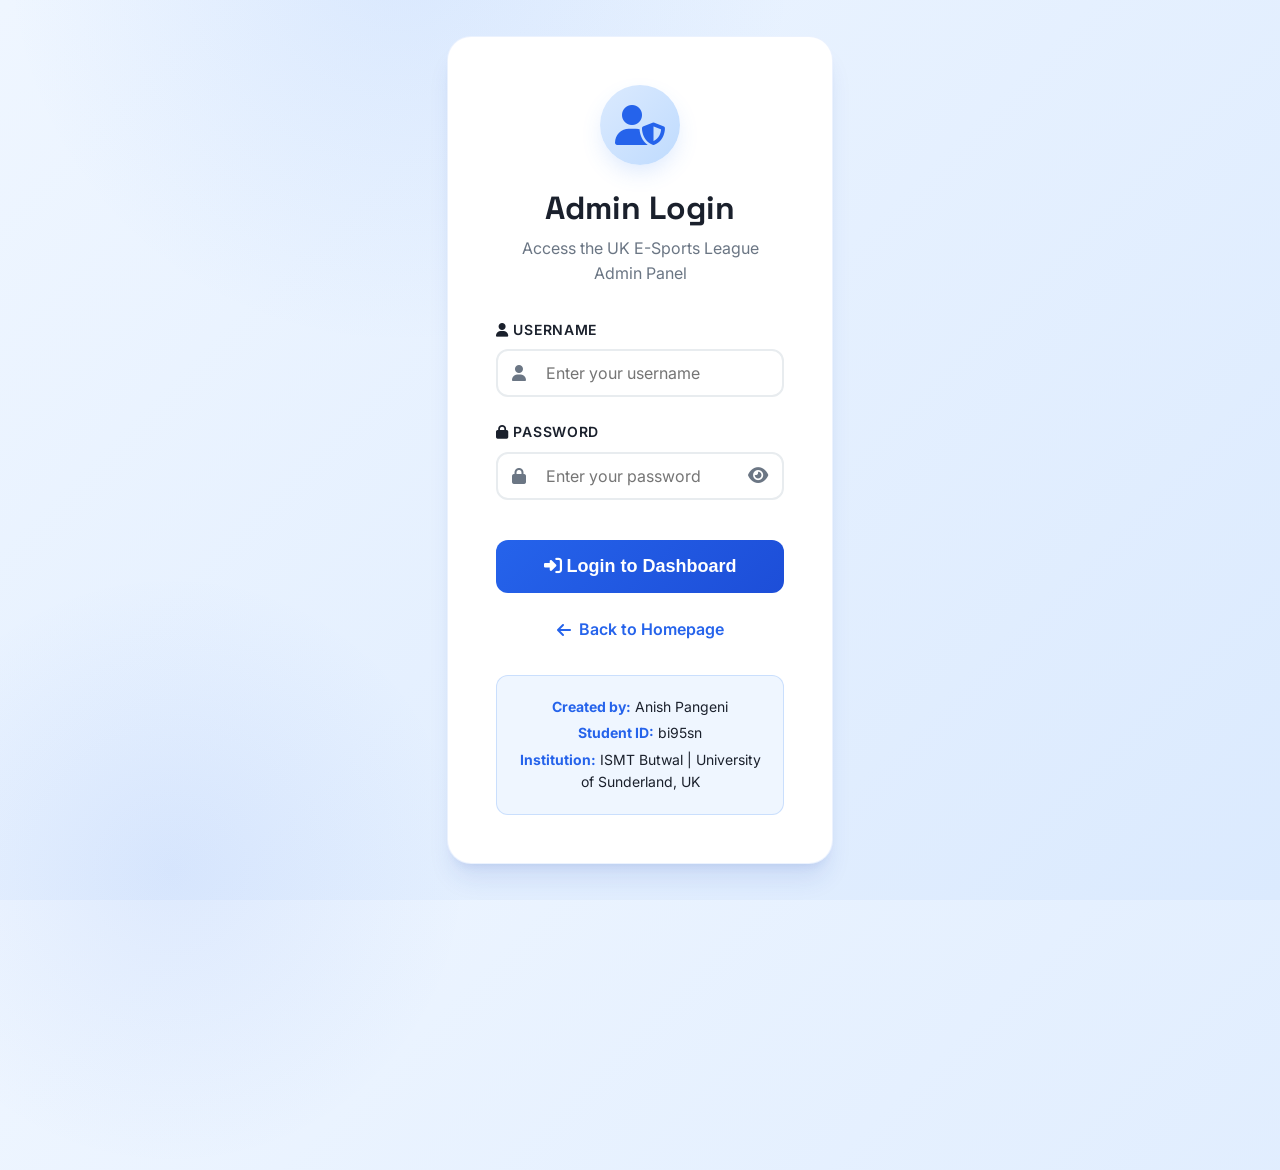
<file: admin_login.html>
<!DOCTYPE html>
<html lang="en">

<head>
    <meta charset="UTF-8">
    <meta name="viewport" content="width=device-width, initial-scale=1.0">
    <meta http-equiv="X-UA-Compatible" content="ie=edge">
    <meta name="author" content="Anish Pangeni">
    <title>Admin Login - UK E-Sports League</title>
    <link rel="stylesheet" href="style.css?v=7.0">
    <link rel="stylesheet" href="https://cdnjs.cloudflare.com/ajax/libs/font-awesome/6.4.0/css/all.min.css">
    <style>
        body {
            display: flex;
            align-items: center;
            justify-content: center;
            min-height: 100vh;
            background: linear-gradient(135deg, #EFF6FF 0%, #DBEAFE 100%);
            position: relative;
        }

        body::before {
            content: '';
            position: absolute;
            top: -50%;
            right: -20%;
            width: 800px;
            height: 800px;
            background: radial-gradient(circle, rgba(59, 130, 246, 0.1) 0%, transparent 70%);
            border-radius: 50%;
            animation: float 20s ease-in-out infinite;
        }

        body::after {
            content: '';
            position: absolute;
            bottom: -30%;
            left: -10%;
            width: 600px;
            height: 600px;
            background: radial-gradient(circle, rgba(37, 99, 235, 0.08) 0%, transparent 70%);
            border-radius: 50%;
            animation: float 15s ease-in-out infinite reverse;
        }

        @keyframes float {

            0%,
            100% {
                transform: translate(0, 0) scale(1);
            }

            33% {
                transform: translate(30px, -30px) scale(1.05);
            }

            66% {
                transform: translate(-20px, 20px) scale(0.95);
            }
        }

        .login-container {
            position: relative;
            z-index: 2;
            width: 100%;
            max-width: 450px;
            padding: 2rem;
        }

        .login-card {
            background: white;
            padding: 3rem;
            border-radius: 1.5rem;
            box-shadow: 0 20px 25px -5px rgba(30, 64, 175, 0.1), 0 8px 10px -6px rgba(30, 64, 175, 0.1);
            border: 1px solid rgba(59, 130, 246, 0.1);
        }

        .login-header {
            text-align: center;
            margin-bottom: 2rem;
        }

        .login-icon {
            width: 80px;
            height: 80px;
            background: linear-gradient(135deg, #DBEAFE, #BFDBFE);
            border-radius: 50%;
            display: flex;
            align-items: center;
            justify-content: center;
            margin: 0 auto 1.5rem;
            font-size: 2.5rem;
            color: #2563EB;
            box-shadow: 0 10px 25px -5px rgba(59, 130, 246, 0.2);
        }

        .login-header h1 {
            font-size: 2rem;
            color: #1A202C;
            margin-bottom: 0.5rem;
        }

        .login-header p {
            color: #6B7684;
            font-size: 1rem;
        }

        .form-group {
            margin-bottom: 1.5rem;
        }

        .form-group label {
            display: block;
            color: #1A202C;
            font-weight: 600;
            margin-bottom: 0.5rem;
            font-size: 0.875rem;
            text-transform: uppercase;
            letter-spacing: 0.05em;
        }

        .input-wrapper {
            position: relative;
        }

        .input-icon {
            position: absolute;
            left: 1rem;
            top: 50%;
            transform: translateY(-50%);
            color: #6B7684;
        }

        .form-control {
            width: 100%;
            padding: 0.75rem 1rem 0.75rem 3rem;
            border: 2px solid #E8ECEF;
            border-radius: 0.75rem;
            font-size: 1rem;
            transition: all 0.25s;
            font-family: 'Inter', sans-serif;
        }

        .form-control:focus {
            outline: none;
            border-color: #3B82F6;
            box-shadow: 0 0 0 3px rgba(59, 130, 246, 0.1);
        }

        .password-toggle {
            position: absolute;
            right: 1rem;
            top: 50%;
            transform: translateY(-50%);
            background: none;
            border: none;
            color: #6B7684;
            cursor: pointer;
            font-size: 1.125rem;
        }

        .password-toggle:hover {
            color: #2563EB;
        }

        .login-btn {
            width: 100%;
            padding: 1rem;
            background: linear-gradient(135deg, #2563EB, #1D4ED8);
            color: white;
            border: none;
            border-radius: 0.75rem;
            font-weight: 700;
            font-size: 1.125rem;
            cursor: pointer;
            transition: all 0.3s;
            margin-top: 1rem;
        }

        .login-btn:hover {
            transform: translateY(-2px);
            box-shadow: 0 10px 15px -3px rgba(37, 99, 235, 0.3);
        }

        .back-link {
            text-align: center;
            margin-top: 1.5rem;
        }

        .back-link a {
            color: #2563EB;
            text-decoration: none;
            font-weight: 600;
            display: inline-flex;
            align-items: center;
            gap: 0.5rem;
            transition: all 0.2s;
        }

        .back-link a:hover {
            gap: 0.75rem;
        }

        .student-info {
            background: #EFF6FF;
            padding: 1rem;
            border-radius: 0.75rem;
            margin-top: 2rem;
            text-align: center;
            border: 1px solid rgba(59, 130, 246, 0.2);
        }

        .student-info p {
            color: #1A202C;
            font-size: 0.875rem;
            margin: 0.25rem 0;
        }

        .student-info strong {
            color: #2563EB;
        }
    </style>
</head>

<body>
    <div class="login-container">
        <div class="login-card">
            <div class="login-header">
                <div class="login-icon">
                    <i class="fas fa-user-shield"></i>
                </div>
                <h1>Admin Login</h1>
                <p>Access the UK E-Sports League Admin Panel</p>
            </div>

            <div id="error-alert"
                style="display: none; background: #FEF2F2; color: #991B1B; padding: 1rem; border-radius: 0.75rem; margin-bottom: 1.5rem; border: 1px solid #FECACA; font-size: 0.95rem; align-items: center; gap: 0.75rem;">
                <i class="fas fa-exclamation-circle"></i>
                <span id="error-message"></span>
            </div>

            <script>
                // Show error if present in URL
                const urlParams = new URLSearchParams(window.location.search);
                const error = urlParams.get('error');
                if (error) {
                    const alert = document.getElementById('error-alert');
                    const msg = document.getElementById('error-message');
                    msg.textContent = decodeURIComponent(error);
                    alert.style.display = 'flex';
                }
            </script>

            <form action="login.php" method="POST">
                <div class="form-group">
                    <label for="username">
                        <i class="fas fa-user"></i> Username
                    </label>
                    <div class="input-wrapper">
                        <i class="fas fa-user input-icon"></i>
                        <input type="text" id="username" name="username" class="form-control"
                            placeholder="Enter your username" required>
                    </div>
                </div>

                <div class="form-group">
                    <label for="password">
                        <i class="fas fa-lock"></i> Password
                    </label>
                    <div class="input-wrapper">
                        <i class="fas fa-lock input-icon"></i>
                        <input type="password" id="password" name="password" class="form-control"
                            placeholder="Enter your password" required>
                        <button type="button" class="password-toggle" onclick="togglePassword()">
                            <i class="fas fa-eye" id="toggleIcon"></i>
                        </button>
                    </div>
                </div>

                <button type="submit" class="login-btn">
                    <i class="fas fa-sign-in-alt"></i> Login to Dashboard
                </button>
            </form>

            <div class="back-link">
                <a href="index.html">
                    <i class="fas fa-arrow-left"></i> Back to Homepage
                </a>
            </div>

            <div class="student-info">
                <p><strong>Created by:</strong> Anish Pangeni</p>
                <p><strong>Student ID:</strong> bi95sn</p>
                <p><strong>Institution:</strong> ISMT Butwal | University of Sunderland, UK</p>
            </div>
        </div>
    </div>

    <script>
        function togglePassword() {
            const passwordInput = document.getElementById('password');
            const toggleIcon = document.getElementById('toggleIcon');

            if (passwordInput.type === 'password') {
                passwordInput.type = 'text';
                toggleIcon.classList.remove('fa-eye');
                toggleIcon.classList.add('fa-eye-slash');
            } else {
                passwordInput.type = 'password';
                toggleIcon.classList.remove('fa-eye-slash');
                toggleIcon.classList.add('fa-eye');
            }
        }
    </script>
</body>

</html>
</file>
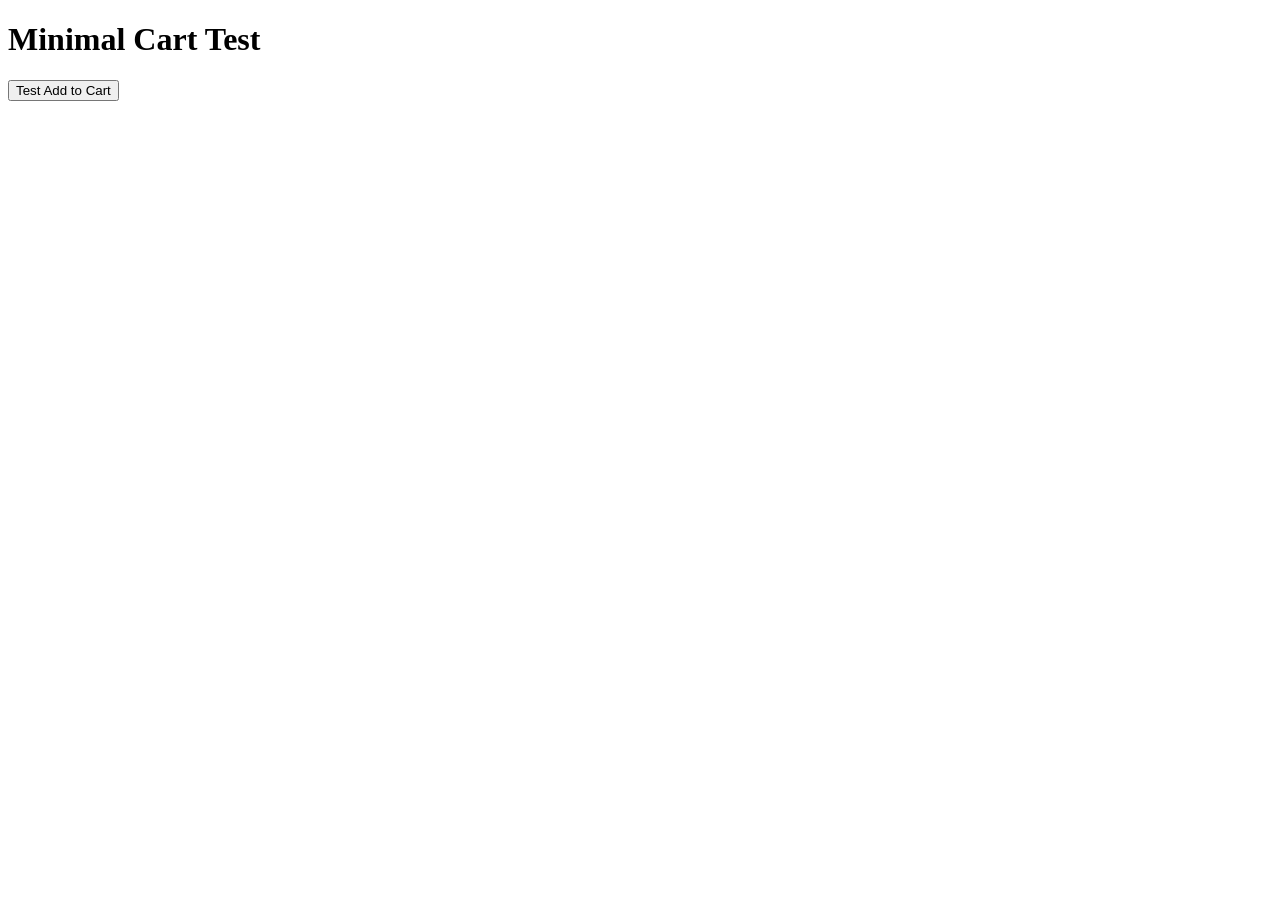
<file: cart-test.html>
<!DOCTYPE html>
<html lang="en">

<head>
    <meta charset="UTF-8">
    <title>Minimal Cart Test</title>
</head>

<body>
    <h1>Minimal Cart Test</h1>
    <button onclick="addToCart(0)">Test Add to Cart</button>
    <div id="result"></div>

    <script>
        console.log('Script starting...');

        const products = [
            { name: 'Test Product', price: 10.99 }
        ];

        let cart = [];

        function addToCart(index) {
            console.log('addToCart called with index:', index);
            const product = products[index];
            cart.push(product);
            document.getElementById('result').innerHTML = `<p>Added: ${product.name} - Cart has ${cart.length} items</p>`;
            alert('Added to cart!');
        }

        console.log('Script loaded. typeof addToCart:', typeof addToCart);
    </script>
</body>

</html>
</file>
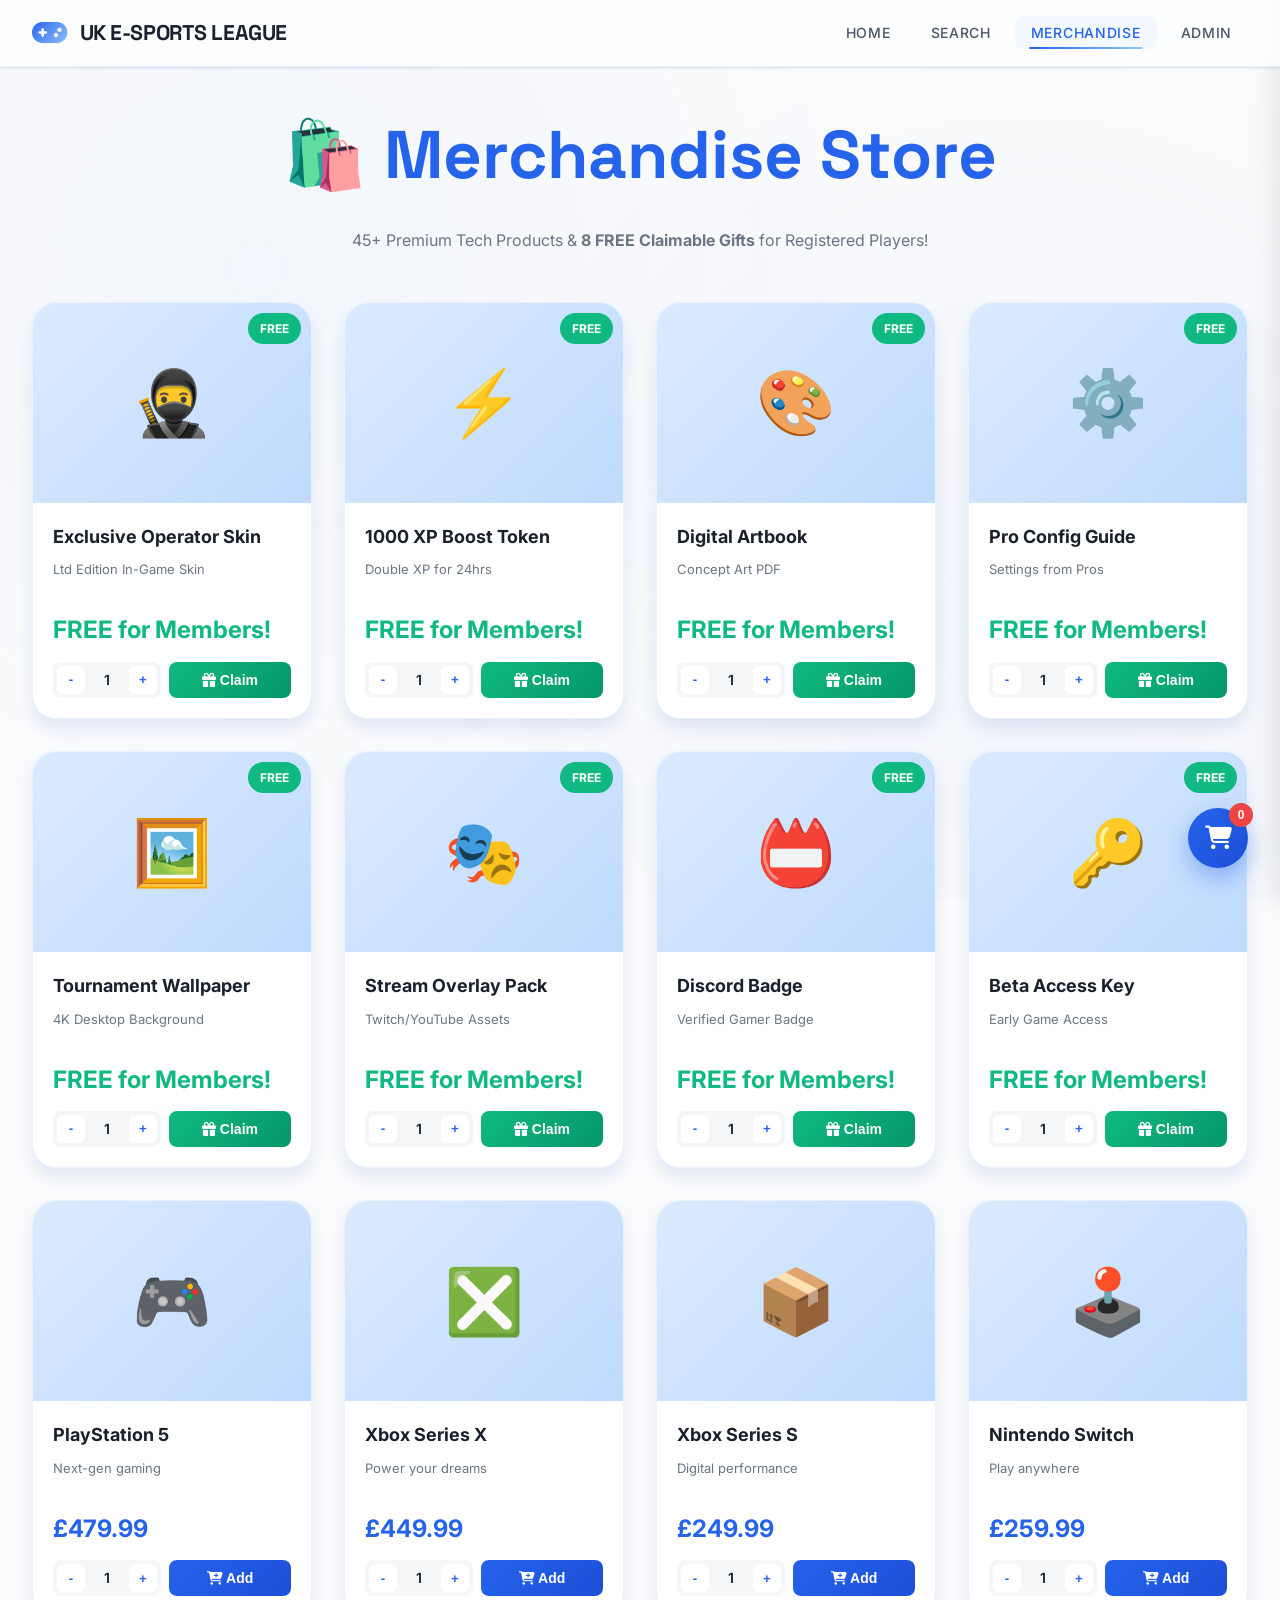
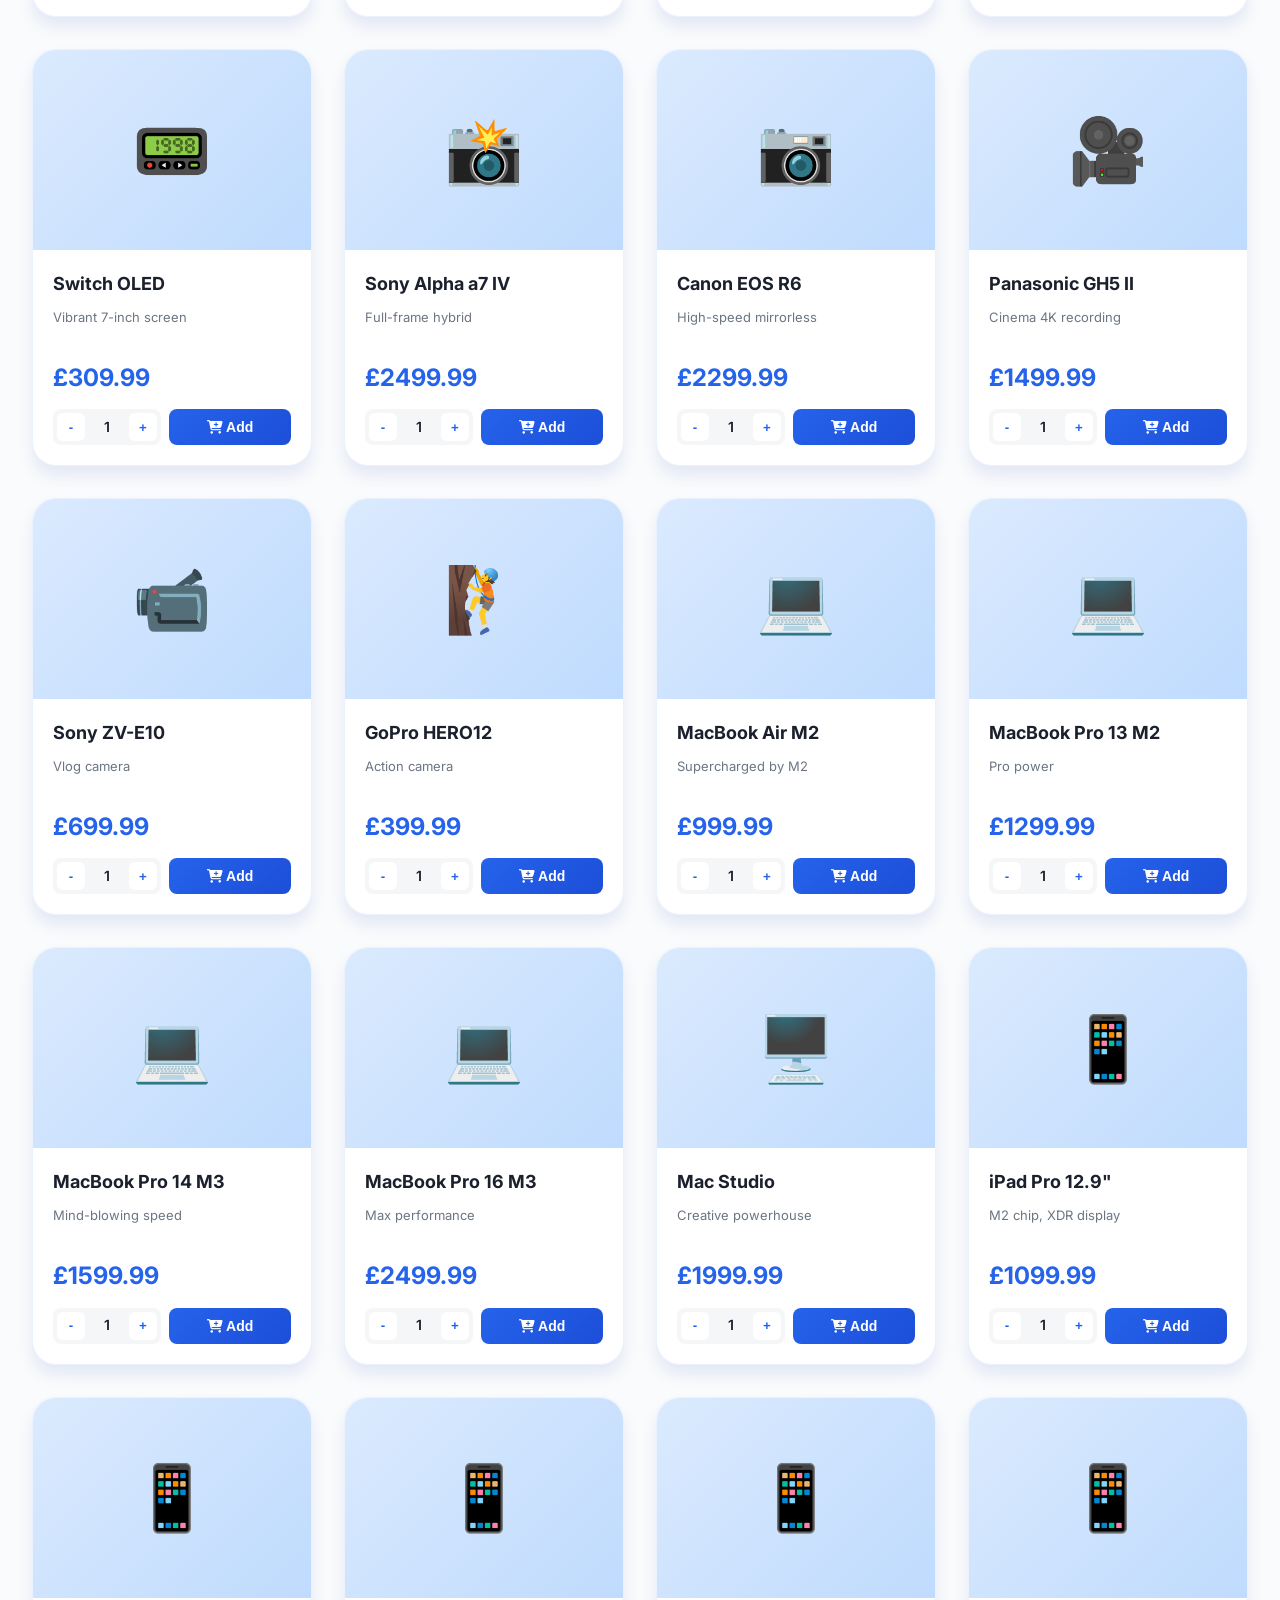
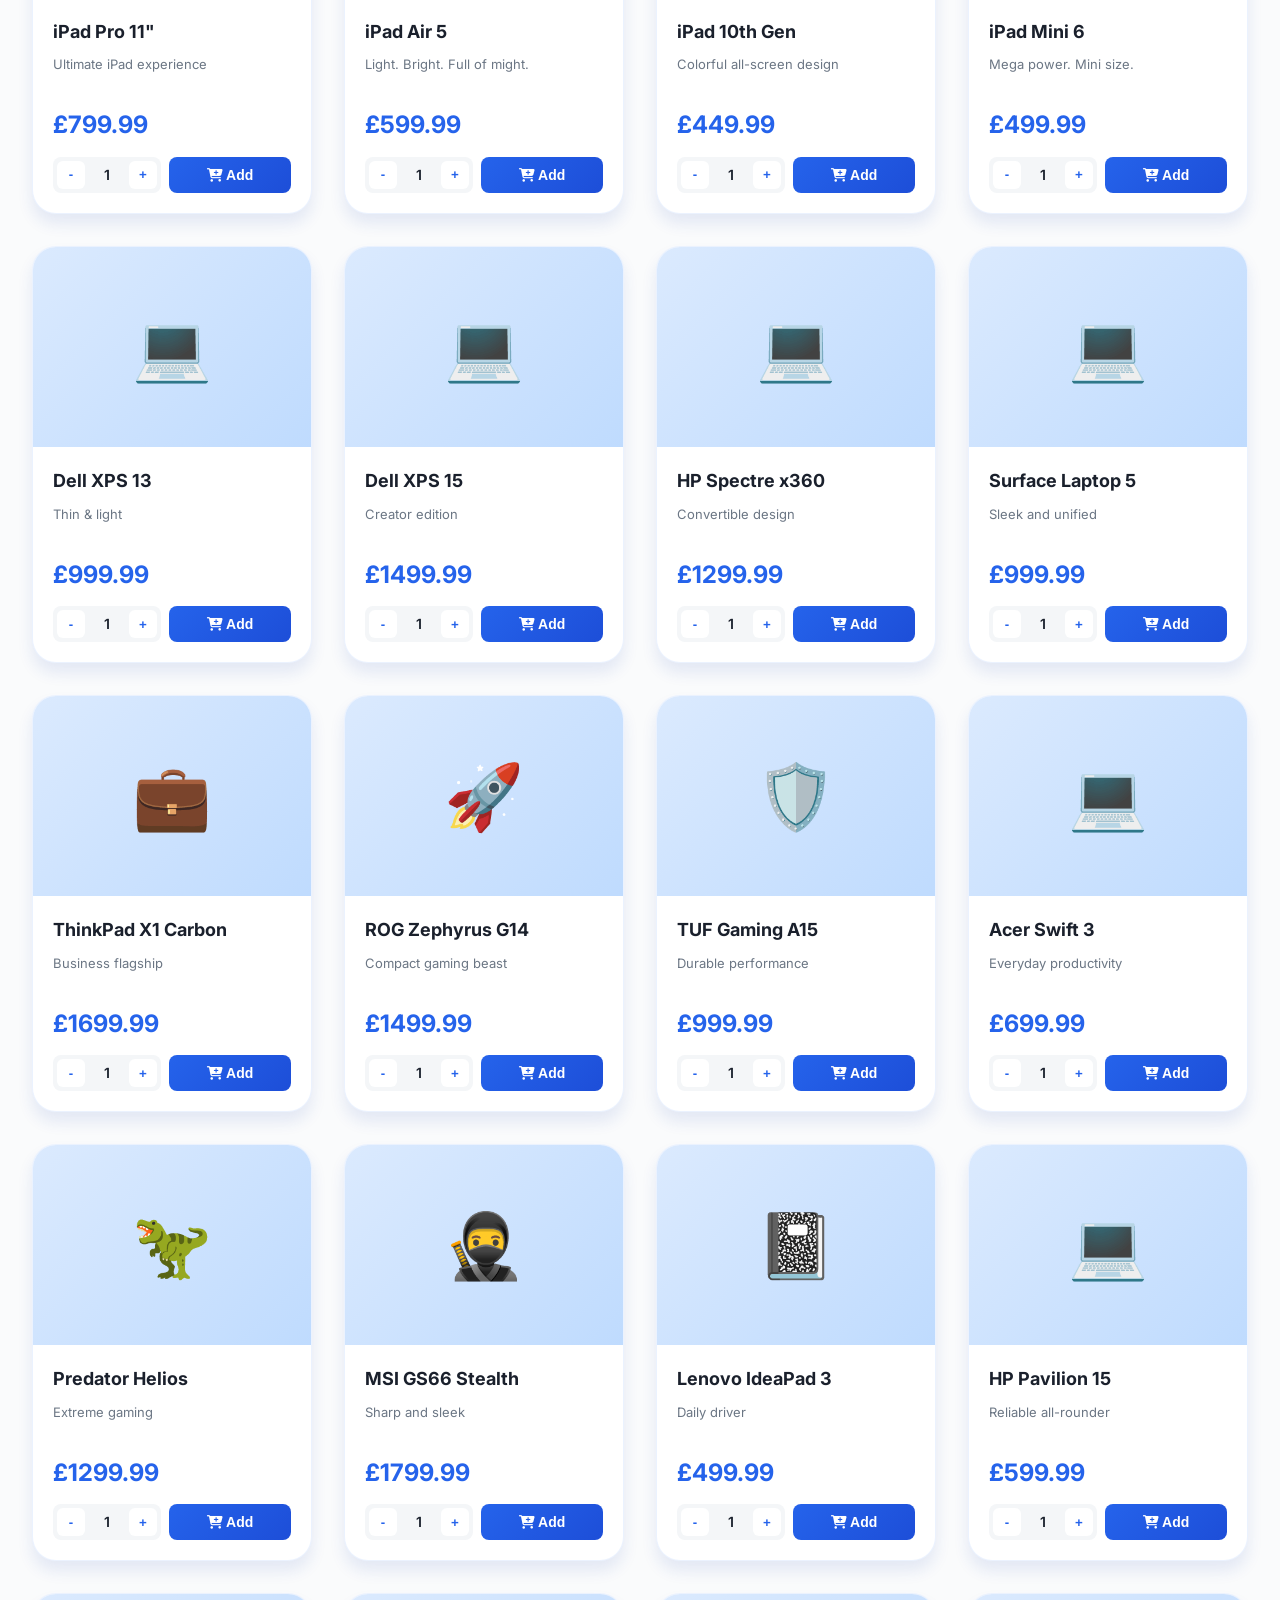
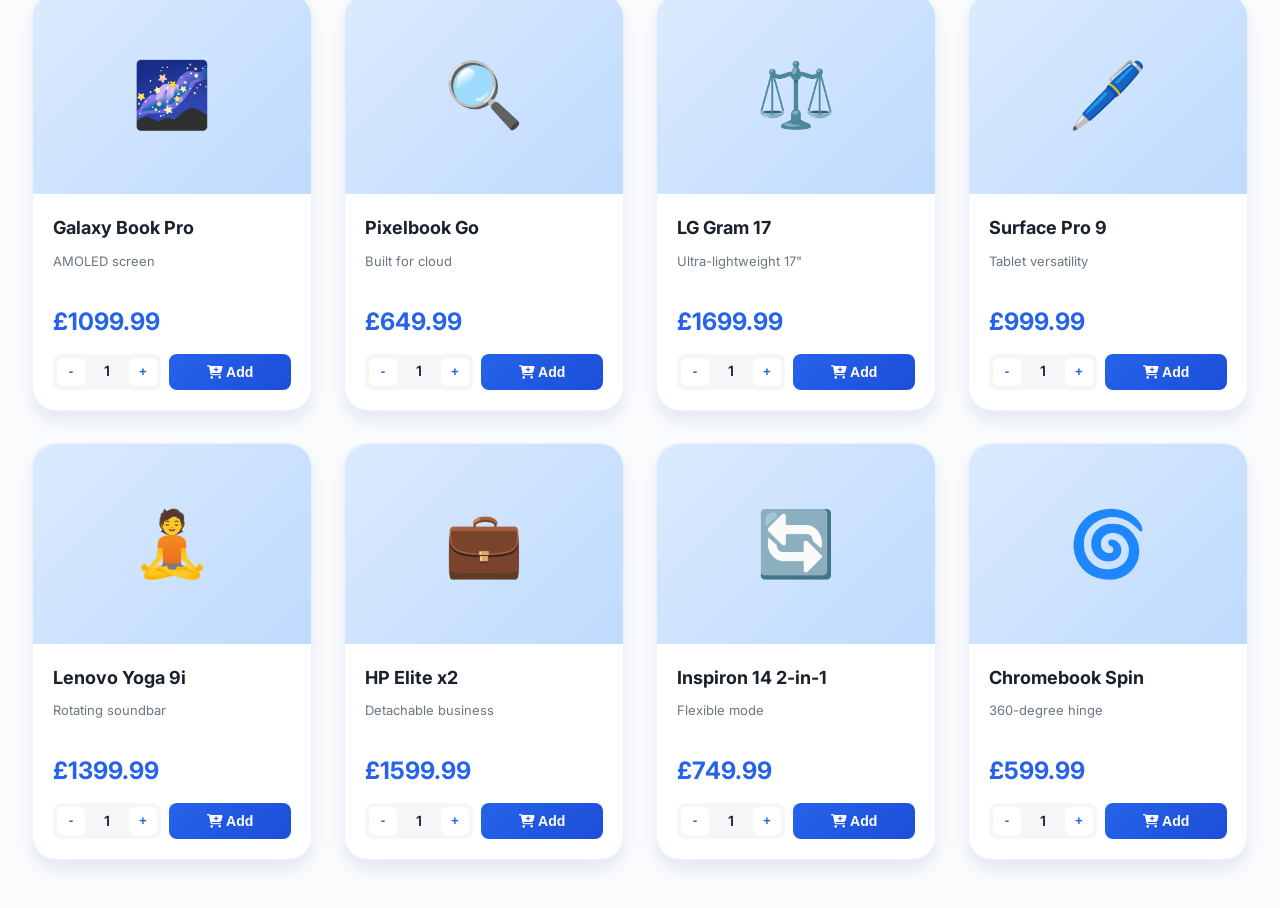
<file: register_form.html>
<!DOCTYPE html>
<html lang="en">

<head>
    <meta charset="UTF-8">
    <meta name="viewport" content="width=device-width, initial-scale=1.0">
    <title>Merchandise Store - UK E-Sports League</title>
    <link rel="stylesheet" href="style.css">
    <link rel="stylesheet" href="https://cdnjs.cloudflare.com/ajax/libs/font-awesome/6.4.0/css/all.min.css">
</head>

<body>
    <!-- Navigation -->
    <nav class="navbar">
        <div class="container">
            <a href="index.html" class="logo">
                <i class="fas fa-gamepad"></i>
                <span>UK E-Sports League</span>
            </a>
            <ul class="nav-links">
                <li><a href="index.html">Home</a></li>
                <li><a href="search_form.php">Search</a></li>
                <li><a href="register_form.html" class="active">Merchandise</a></li>
                <li><a href="admin_login.html">Admin</a></li>
            </ul>
        </div>
    </nav>

    <div class="container" style="padding: 3rem 2rem;">
        <h1 style="text-align: center; color: #2563EB; margin-bottom: 2rem;">🛍️ Merchandise Store</h1>
        <p style="text-align: center; margin-bottom: 3rem; color: #6B7684;">45+ Premium Tech Products & <strong>8 FREE
                Claimable Gifts</strong> for Registered Players!</p>

        <div id="products"
            style="display: grid; grid-template-columns: repeat(auto-fill, minmax(280px, 1fr)); gap: 2rem;"></div>
    </div>

    <!-- Cart Button -->
    <button onclick="window.cart.toggle()"
        style="position: fixed; bottom: 2rem; right: 2rem; width: 60px; height: 60px; background: linear-gradient(135deg, #2563EB, #1D4ED8); color: white; border: none; border-radius: 50%; font-size: 1.5rem; cursor: pointer; box-shadow: 0 10px 25px rgba(37, 99, 235, 0.4); z-index: 1000;">
        <i class="fas fa-shopping-cart"></i>
        <span id="cart-badge"
            style="position: absolute; top: -5px; right: -5px; background: #EF4444; color: white; width: 24px; height: 24px; border-radius: 50%; display: flex; align-items: center; justify-content: center; font-size: 0.75rem; font-weight: 700;">0</span>
    </button>

    <!-- Cart Sidebar -->
    <div id="cart-sidebar"
        style="position: fixed; top: 0; right: -400px; width: 400px; height: 100vh; background: white; box-shadow: -5px 0 25px rgba(0,0,0,0.1); transition: right 0.3s; z-index: 1001; display: flex; flex-direction: column;">
        <div
            style="padding: 1.5rem; border-bottom: 1px solid #E8ECEF; display: flex; justify-content: space-between; align-items: center;">
            <h2 style="margin: 0; color: #1A202C;"><i class="fas fa-shopping-cart"></i> Your Cart</h2>
            <button onclick="window.cart.toggle()"
                style="background: none; border: none; font-size: 1.5rem; cursor: pointer; color: #6B7684;">
                <i class="fas fa-times"></i>
            </button>
        </div>
        <div id="cart-items" style="flex: 1; overflow-y: auto; padding: 1.5rem;"></div>
        <div style="padding: 1.5rem; border-top: 1px solid #E8ECEF;">
            <div
                style="display: flex; justify-content: space-between; margin-bottom: 1rem; font-size: 1.25rem; font-weight: 700;">
                <span>Total:</span>
                <span id="cart-total">£0.00</span>
            </div>
            <button onclick="window.cart.checkout()"
                style="width: 100%; padding: 1rem; background: linear-gradient(135deg, #2563EB, #1D4ED8); color: white; border: none; border-radius: 0.75rem; font-weight: 700; font-size: 1.125rem; cursor: pointer;">
                <i class="fas fa-credit-card"></i> Checkout
            </button>
        </div>
    </div>

    <!-- Email Modal -->
    <div id="email-modal"
        style="display: none; position: fixed; inset: 0; background: rgba(0,0,0,0.5); z-index: 1002; align-items: center; justify-content: center;">
        <div
            style="background: white; padding: 2rem; border-radius: 1rem; max-width: 400px; width: 90%; box-shadow: 0 20px 25px rgba(0,0,0,0.3);">
            <h2 style="margin: 0 0 1rem; color: #1A202C; text-align: center;">📧 Claim Your FREE Offer!</h2>
            <p style="color: #6B7684; text-align: center; margin-bottom: 1.5rem;">Enter your email to receive your free
                merchandise</p>
            <input type="email" id="claim-email" placeholder="your.email@example.com"
                style="width: 100%; padding: 0.75rem; border: 2px solid #E8ECEF; border-radius: 0.5rem; font-size: 1rem; margin-bottom: 1rem;">
            <div style="display: flex; gap: 0.5rem;">
                <button onclick="window.cart.cancelEmail()"
                    style="flex: 1; padding: 0.75rem; background: #F4F6F8; border: none; border-radius: 0.5rem; font-weight: 600; cursor: pointer; color: #6B7684;">Cancel</button>
                <button onclick="window.cart.submitEmail()"
                    style="flex: 1; padding: 0.75rem; background: linear-gradient(135deg, #10B981, #059669); color: white; border: none; border-radius: 0.5rem; font-weight: 700; cursor: pointer;">Claim
                    Now!</button>
            </div>
        </div>
    </div>

    <script>
        // Simple working cart system
        window.cart = {
            items: [],
            pendingClaim: null,

            add: function (product, qty) {
                // If FREE item, ask for email first
                if (product.free) {
                    this.pendingClaim = { product, qty };
                    document.getElementById('email-modal').style.display = 'flex';
                    document.getElementById('claim-email').value = '';
                    document.getElementById('claim-email').focus();
                    return;
                }

                // For paid items, add directly
                const existing = this.items.find(i => i.name === product.name);
                if (existing) {
                    existing.qty += qty;
                } else {
                    this.items.push({ ...product, qty: qty });
                }
                this.update();
                this.showToast(product, qty);
            },

            submitEmail: function () {
                const email = document.getElementById('claim-email').value.trim();
                if (!email || !email.includes('@')) {
                    alert('Please enter a valid email address');
                    return;
                }

                // Add the pending item to cart
                const { product, qty } = this.pendingClaim;
                const existing = this.items.find(i => i.name === product.name);
                if (existing) {
                    existing.qty += qty;
                } else {
                    this.items.push({ ...product, qty: qty });
                }

                // Close modal and show confirmation
                document.getElementById('email-modal').style.display = 'none';
                this.update();
                this.showToast(product, qty);

                // Show success message
                setTimeout(() => {
                    alert(`✅ Success!\n\nYour FREE ${product.name} has been claimed!\n\nWe'll send details to: ${email}`);
                }, 500);

                this.pendingClaim = null;
            },

            cancelEmail: function () {
                document.getElementById('email-modal').style.display = 'none';
                this.pendingClaim = null;
            },

            remove: function (index) {
                this.items.splice(index, 1);
                this.update();
            },

            update: function () {
                const badge = document.getElementById('cart-badge');
                const itemsDiv = document.getElementById('cart-items');
                const total = document.getElementById('cart-total');

                const count = this.items.reduce((sum, i) => sum + i.qty, 0);
                const price = this.items.reduce((sum, i) => sum + (i.price * i.qty), 0);

                badge.textContent = count;
                total.textContent = '£' + price.toFixed(2);

                if (this.items.length === 0) {
                    itemsDiv.innerHTML = '<div style="text-align: center; padding: 3rem; color: #6B7684;"><i class="fas fa-shopping-cart" style="font-size: 4rem; color: #BFDBFE; margin-bottom: 1rem;"></i><p>Your cart is empty</p></div>';
                } else {
                    itemsDiv.innerHTML = this.items.map((item, i) => `
                    <div style="display: flex; gap: 1rem; padding: 1rem; background: #F4F6F8; border-radius: 0.75rem; margin-bottom: 1rem;">
                        <div style="width: 60px; height: 60px; background: linear-gradient(135deg, #DBEAFE, #BFDBFE); border-radius: 0.5rem; display: flex; align-items: center; justify-content: center; font-size: 2rem;">${item.icon}</div>
                        <div style="flex: 1;">
                            <div style="font-weight: 700; color: #1A202C;">${item.name}</div>
                            <div style="color: ${item.free ? '#10B981' : '#2563EB'}; font-weight: 600;">${item.free ? 'FREE' : '£' + item.price.toFixed(2)}</div>
                            <div style="color: #6B7684; font-size: 0.875rem;">Qty: ${item.qty}</div>
                        </div>
                        <button onclick="window.cart.remove(${i})" style="background: none; border: none; color: #EF4444; cursor: pointer; font-size: 1.25rem;">
                            <i class="fas fa-trash"></i>
                        </button>
                    </div>
                `).join('');
                }
            },

            toggle: function () {
                const sidebar = document.getElementById('cart-sidebar');
                sidebar.style.right = sidebar.style.right === '0px' ? '-400px' : '0px';
            },

            checkout: function () {
                if (this.items.length === 0) {
                    alert('Your cart is empty!');
                    return;
                }
                const total = this.items.reduce((sum, i) => sum + (i.price * i.qty), 0);
                const free = this.items.filter(i => i.free).length;
                let msg = 'Thank you for your order!\n\n';
                if (free > 0) msg += `Free Items: ${free}\n`;
                if (total > 0) msg += `Total: £${total.toFixed(2)}\n`;
                else msg += 'All items are FREE!\n';
                msg += '\nYour merchandise will be shipped soon!';
                alert(msg);
                this.items = [];
                this.update();
                this.toggle();
            },

            showToast: function (product, qty) {
                const existing = document.querySelector('.toast');
                if (existing) existing.remove();

                const toast = document.createElement('div');
                toast.className = 'toast';
                toast.style.cssText = 'position: fixed; bottom: 100px; right: 2rem; background: white; padding: 1rem 1.5rem; border-radius: 1rem; box-shadow: 0 20px 25px rgba(0,0,0,0.2); display: flex; align-items: center; gap: 1rem; z-index: 1002; animation: slideUp 0.5s; border-left: 4px solid ' + (product.free ? '#10B981' : '#2563EB');
                toast.innerHTML = `
                <div style="width: 50px; height: 50px; background: linear-gradient(135deg, #DBEAFE, #BFDBFE); border-radius: 0.75rem; display: flex; align-items: center; justify-content: center; font-size: 2rem;">${product.icon}</div>
                <div>
                    <div style="font-weight: 700; color: #1A202C;">${product.free ? '🎉 You Claimed!' : '✅ Added to Cart'}</div>
                    <div style="color: #6B7684; font-size: 0.875rem;">${qty}x ${product.name}</div>
                </div>
            `;
                document.body.appendChild(toast);
                setTimeout(() => toast.remove(), 3000);
            }
        };

        // Products
        const products = [
            // 🎁 FREE Claim Offers (Email Required)
            { name: 'Exclusive Operator Skin', icon: '🥷', price: 0, desc: 'Ltd Edition In-Game Skin', free: true },
            { name: '1000 XP Boost Token', icon: '⚡', price: 0, desc: 'Double XP for 24hrs', free: true },
            { name: 'Digital Artbook', icon: '🎨', price: 0, desc: 'Concept Art PDF', free: true },
            { name: 'Pro Config Guide', icon: '⚙️', price: 0, desc: 'Settings from Pros', free: true },
            { name: 'Tournament Wallpaper', icon: '🖼️', price: 0, desc: '4K Desktop Background', free: true },
            { name: 'Stream Overlay Pack', icon: '🎭', price: 0, desc: 'Twitch/YouTube Assets', free: true },
            { name: 'Discord Badge', icon: '📛', price: 0, desc: 'Verified Gamer Badge', free: true },
            { name: 'Beta Access Key', icon: '🔑', price: 0, desc: 'Early Game Access', free: true },

            // Consoles
            { name: 'PlayStation 5', icon: '🎮', price: 479.99, desc: 'Next-gen gaming' },
            { name: 'Xbox Series X', icon: '❎', price: 449.99, desc: 'Power your dreams' },
            { name: 'Xbox Series S', icon: '📦', price: 249.99, desc: 'Digital performance' },
            { name: 'Nintendo Switch', icon: '🕹️', price: 259.99, desc: 'Play anywhere' },
            { name: 'Switch OLED', icon: '📟', price: 309.99, desc: 'Vibrant 7-inch screen' },

            // Video Cameras
            { name: 'Sony Alpha a7 IV', icon: '📸', price: 2499.99, desc: 'Full-frame hybrid' },
            { name: 'Canon EOS R6', icon: '📷', price: 2299.99, desc: 'High-speed mirrorless' },
            { name: 'Panasonic GH5 II', icon: '🎥', price: 1499.99, desc: 'Cinema 4K recording' },
            { name: 'Sony ZV-E10', icon: '📹', price: 699.99, desc: 'Vlog camera' },
            { name: 'GoPro HERO12', icon: '🧗', price: 399.99, desc: 'Action camera' },

            // MacBooks
            { name: 'MacBook Air M2', icon: '💻', price: 999.99, desc: 'Supercharged by M2' },
            { name: 'MacBook Pro 13 M2', icon: '💻', price: 1299.99, desc: 'Pro power' },
            { name: 'MacBook Pro 14 M3', icon: '💻', price: 1599.99, desc: 'Mind-blowing speed' },
            { name: 'MacBook Pro 16 M3', icon: '💻', price: 2499.99, desc: 'Max performance' },
            { name: 'Mac Studio', icon: '🖥️', price: 1999.99, desc: 'Creative powerhouse' },

            // iPads
            { name: 'iPad Pro 12.9"', icon: '📱', price: 1099.99, desc: 'M2 chip, XDR display' },
            { name: 'iPad Pro 11"', icon: '📱', price: 799.99, desc: 'Ultimate iPad experience' },
            { name: 'iPad Air 5', icon: '📱', price: 599.99, desc: 'Light. Bright. Full of might.' },
            { name: 'iPad 10th Gen', icon: '📱', price: 449.99, desc: 'Colorful all-screen design' },
            { name: 'iPad Mini 6', icon: '📱', price: 499.99, desc: 'Mega power. Mini size.' },

            // Windows Laptops
            { name: 'Dell XPS 13', icon: '💻', price: 999.99, desc: 'Thin & light' },
            { name: 'Dell XPS 15', icon: '💻', price: 1499.99, desc: 'Creator edition' },
            { name: 'HP Spectre x360', icon: '💻', price: 1299.99, desc: 'Convertible design' },
            { name: 'Surface Laptop 5', icon: '💻', price: 999.99, desc: 'Sleek and unified' },
            { name: 'ThinkPad X1 Carbon', icon: '💼', price: 1699.99, desc: 'Business flagship' },

            // Gaming Laptops
            { name: 'ROG Zephyrus G14', icon: '🚀', price: 1499.99, desc: 'Compact gaming beast' },
            { name: 'TUF Gaming A15', icon: '🛡️', price: 999.99, desc: 'Durable performance' },
            { name: 'Acer Swift 3', icon: '💻', price: 699.99, desc: 'Everyday productivity' },
            { name: 'Predator Helios', icon: '🦖', price: 1299.99, desc: 'Extreme gaming' },
            { name: 'MSI GS66 Stealth', icon: '🥷', price: 1799.99, desc: 'Sharp and sleek' },

            // Student/Work Laptops
            { name: 'Lenovo IdeaPad 3', icon: '📓', price: 499.99, desc: 'Daily driver' },
            { name: 'HP Pavilion 15', icon: '💻', price: 599.99, desc: 'Reliable all-rounder' },
            { name: 'Galaxy Book Pro', icon: '🌌', price: 1099.99, desc: 'AMOLED screen' },
            { name: 'Pixelbook Go', icon: '🔍', price: 649.99, desc: 'Built for cloud' },
            { name: 'LG Gram 17', icon: '⚖️', price: 1699.99, desc: 'Ultra-lightweight 17"' },

            // 2-in-1
            { name: 'Surface Pro 9', icon: '🖊️', price: 999.99, desc: 'Tablet versatility' },
            { name: 'Lenovo Yoga 9i', icon: '🧘', price: 1399.99, desc: 'Rotating soundbar' },
            { name: 'HP Elite x2', icon: '💼', price: 1599.99, desc: 'Detachable business' },
            { name: 'Inspiron 14 2-in-1', icon: '🔄', price: 749.99, desc: 'Flexible mode' },
            { name: 'Chromebook Spin', icon: '🌀', price: 599.99, desc: '360-degree hinge' }
        ];

        // Render products
        const grid = document.getElementById('products');
        products.forEach((p, i) => {
            const card = document.createElement('div');
            card.style.cssText = 'background: white; border-radius: 1.5rem; overflow: hidden; box-shadow: 0 10px 15px rgba(30,64,175,0.1); border: 1px solid rgba(59,130,246,0.1); transition: transform 0.3s;';
            card.onmouseenter = () => card.style.transform = 'translateY(-10px)';
            card.onmouseleave = () => card.style.transform = 'translateY(0)';

            card.innerHTML = `
            <div style="height: 200px; background: linear-gradient(135deg, #DBEAFE, #BFDBFE); display: flex; align-items: center; justify-content: center; font-size: 4rem; position: relative;">
                ${p.icon}
                ${p.free ? '<div style="position: absolute; top: 10px; right: 10px; background: #10B981; color: white; padding: 0.375rem 0.75rem; border-radius: 1rem; font-weight: 700; font-size: 0.75rem;">FREE</div>' : ''}
            </div>
            <div style="padding: 1.25rem;">
                <div style="font-size: 1.125rem; font-weight: 700; color: #1A202C; margin-bottom: 0.5rem;">${p.name}</div>
                <div style="color: #6B7684; font-size: 0.8125rem; margin-bottom: 0.75rem; min-height: 2.5rem;">${p.desc}</div>
                <div style="font-size: 1.5rem; font-weight: 700; color: ${p.free ? '#10B981' : '#2563EB'}; margin-bottom: 0.75rem;">
                    ${p.free ? 'FREE for Members!' : '£' + p.price.toFixed(2)}
                </div>
                <div style="display: flex; gap: 0.5rem; align-items: center;">
                    <div style="display: flex; align-items: center; gap: 0.375rem; background: #F4F6F8; border-radius: 0.5rem; padding: 0.25rem;">
                        <button onclick="this.nextElementSibling.textContent = Math.max(1, parseInt(this.nextElementSibling.textContent) - 1)" style="width: 28px; height: 28px; border: none; background: white; border-radius: 0.375rem; cursor: pointer; font-weight: 700; color: #2563EB;">-</button>
                        <span style="width: 32px; text-align: center; font-weight: 600; color: #1A202C; font-size: 0.875rem;">1</span>
                        <button onclick="this.previousElementSibling.textContent = parseInt(this.previousElementSibling.textContent) + 1" style="width: 28px; height: 28px; border: none; background: white; border-radius: 0.375rem; cursor: pointer; font-weight: 700; color: #2563EB;">+</button>
                    </div>
                    <button onclick="const qty = parseInt(this.previousElementSibling.querySelector('span').textContent); window.cart.add(products[${i}], qty); this.previousElementSibling.querySelector('span').textContent = '1';" style="flex: 1; padding: 0.625rem 1rem; background: linear-gradient(135deg, ${p.free ? '#10B981, #059669' : '#2563EB, #1D4ED8'}); color: white; border: none; border-radius: 0.5rem; font-weight: 700; cursor: pointer; font-size: 0.875rem;">
                        <i class="fas fa-${p.free ? 'gift' : 'cart-plus'}"></i> ${p.free ? 'Claim' : 'Add'}
                    </button>
                </div>
            </div>
        `;
            grid.appendChild(card);
        });

        // Animation
        const style = document.createElement('style');
        style.textContent = '@keyframes slideUp { from { transform: translateY(100px); opacity: 0; } to { transform: translateY(0); opacity: 1; } }';
        document.head.appendChild(style);

        console.log('✅ Cart system loaded! Type: window.cart');
    </script>
</body>

</html>
</file>
<file: style.css>
/* ========================================
   UK E-Sports League - Professional Premium Design
   Designer: Anish Pangeni (bi95sn)
   Institution: ISMT Butwal, University of Sunderland
   Design System: Professional Grade UI/UX
   ======================================== */

@import url('https://fonts.googleapis.com/css2?family=Inter:wght@300;400;500;600;700;800;900&family=Space+Grotesk:wght@400;500;600;700&display=swap');

:root {
    /* Professional Blue & White Color System */
    --color-primary-50: #EFF6FF;
    --color-primary-100: #DBEAFE;
    --color-primary-200: #BFDBFE;
    --color-primary-300: #93C5FD;
    --color-primary-400: #60A5FA;
    --color-primary-500: #3B82F6;
    --color-primary-600: #2563EB;
    --color-primary-700: #1D4ED8;
    --color-primary-800: #1E40AF;
    --color-primary-900: #1E3A8A;

    /* Neutral Palette */
    --color-neutral-50: #FAFBFC;
    --color-neutral-100: #F4F6F8;
    --color-neutral-200: #E8ECEF;
    --color-neutral-300: #DDE2E7;
    --color-neutral-400: #C1C9D2;
    --color-neutral-500: #8B95A1;
    --color-neutral-600: #6B7684;
    --color-neutral-700: #4A5568;
    --color-neutral-800: #2D3748;
    --color-neutral-900: #1A202C;

    /* Semantic Colors */
    --color-success: #10B981;
    --color-warning: #F59E0B;
    --color-error: #EF4444;
    --color-info: #3B82F6;

    /* Background System */
    --bg-primary: #FFFFFF;
    --bg-secondary: #FAFBFC;
    --bg-tertiary: #F4F6F8;
    --bg-overlay: rgba(18, 65, 112, 0.95);
    --bg-glass: rgba(255, 255, 255, 0.7);

    /* Text System */
    --text-primary: var(--color-neutral-900);
    --text-secondary: var(--color-neutral-700);
    --text-tertiary: var(--color-neutral-500);
    --text-inverse: #FFFFFF;

    /* Typography Scale (Perfect Fourth - 1.333) */
    --font-size-xs: 0.75rem;
    /* 12px */
    --font-size-sm: 0.875rem;
    /* 14px */
    --font-size-base: 1rem;
    /* 16px */
    --font-size-md: 1.125rem;
    /* 18px */
    --font-size-lg: 1.333rem;
    /* 21px */
    --font-size-xl: 1.777rem;
    /* 28px */
    --font-size-2xl: 2.369rem;
    /* 38px */
    --font-size-3xl: 3.157rem;
    /* 50px */
    --font-size-4xl: 4.209rem;
    /* 67px */

    /* Font Weights */
    --font-weight-light: 300;
    --font-weight-normal: 400;
    --font-weight-medium: 500;
    --font-weight-semibold: 600;
    --font-weight-bold: 700;
    --font-weight-extrabold: 800;

    /* Spacing Scale (8px base) */
    --space-1: 0.25rem;
    /* 4px */
    --space-2: 0.5rem;
    /* 8px */
    --space-3: 0.75rem;
    /* 12px */
    --space-4: 1rem;
    /* 16px */
    --space-5: 1.5rem;
    /* 24px */
    --space-6: 2rem;
    /* 32px */
    --space-7: 2.5rem;
    /* 40px */
    --space-8: 3rem;
    /* 48px */
    --space-9: 4rem;
    /* 64px */
    --space-10: 5rem;
    /* 80px */
    --space-12: 6rem;
    /* 96px */
    --space-16: 8rem;
    /* 128px */

    /* Border Radius */
    --radius-sm: 0.375rem;
    /* 6px */
    --radius-md: 0.5rem;
    /* 8px */
    --radius-lg: 0.75rem;
    /* 12px */
    --radius-xl: 1rem;
    /* 16px */
    --radius-2xl: 1.5rem;
    /* 24px */
    --radius-full: 9999px;

    /* Shadows - Professional Depth */
    --shadow-xs: 0 1px 2px 0 rgba(18, 65, 112, 0.05);
    --shadow-sm: 0 1px 3px 0 rgba(18, 65, 112, 0.1), 0 1px 2px -1px rgba(18, 65, 112, 0.1);
    --shadow-md: 0 4px 6px -1px rgba(18, 65, 112, 0.1), 0 2px 4px -2px rgba(18, 65, 112, 0.1);
    --shadow-lg: 0 10px 15px -3px rgba(18, 65, 112, 0.1), 0 4px 6px -4px rgba(18, 65, 112, 0.1);
    --shadow-xl: 0 20px 25px -5px rgba(18, 65, 112, 0.1), 0 8px 10px -6px rgba(18, 65, 112, 0.1);
    --shadow-2xl: 0 25px 50px -12px rgba(18, 65, 112, 0.25);
    --shadow-inner: inset 0 2px 4px 0 rgba(18, 65, 112, 0.05);

    /* Transitions */
    --transition-fast: 150ms cubic-bezier(0.4, 0, 0.2, 1);
    --transition-base: 250ms cubic-bezier(0.4, 0, 0.2, 1);
    --transition-slow: 350ms cubic-bezier(0.4, 0, 0.2, 1);
    --transition-bounce: 500ms cubic-bezier(0.68, -0.55, 0.265, 1.55);

    /* Z-Index Scale */
    --z-dropdown: 1000;
    --z-sticky: 1020;
    --z-fixed: 1030;
    --z-modal-backdrop: 1040;
    --z-modal: 1050;
    --z-popover: 1060;
    --z-tooltip: 1070;
}

/* ========================================
   Base Styles - Professional Foundation
   ======================================== */

* {
    margin: 0;
    padding: 0;
    box-sizing: border-box;
}

html {
    font-size: 16px;
    -webkit-font-smoothing: antialiased;
    -moz-osx-font-smoothing: grayscale;
    scroll-behavior: smooth;
}

body {
    font-family: 'Inter', -apple-system, BlinkMacSystemFont, 'Segoe UI', sans-serif;
    font-size: var(--font-size-base);
    font-weight: var(--font-weight-normal);
    line-height: 1.6;
    color: var(--text-primary);
    background: var(--bg-secondary);
    position: relative;
    min-height: 100vh;
}

/* Background Pattern */
body::before {
    content: '';
    position: fixed;
    top: 0;
    left: 0;
    right: 0;
    bottom: 0;
    background-image:
        radial-gradient(circle at 20% 30%, rgba(59, 130, 246, 0.04) 0%, transparent 50%),
        radial-gradient(circle at 80% 70%, rgba(37, 99, 235, 0.04) 0%, transparent 50%);
    pointer-events: none;
    z-index: 0;
}

/* Typography System */
h1,
h2,
h3,
h4,
h5,
h6 {
    font-family: 'Space Grotesk', 'Inter', sans-serif;
    font-weight: var(--font-weight-bold);
    line-height: 1.2;
    color: var(--text-primary);
    margin-bottom: var(--space-4);
}

h1 {
    font-size: var(--font-size-4xl);
}

h2 {
    font-size: var(--font-size-3xl);
}

h3 {
    font-size: var(--font-size-2xl);
}

h4 {
    font-size: var(--font-size-xl);
}

h5 {
    font-size: var(--font-size-lg);
}

h6 {
    font-size: var(--font-size-md);
}

p {
    margin-bottom: var(--space-4);
    color: var(--text-secondary);
}

a {
    color: var(--color-primary-600);
    text-decoration: none;
    transition: var(--transition-fast);
}

a:hover {
    color: var(--color-primary-700);
}

/* Container System */
.container {
    width: 100%;
    max-width: 1280px;
    margin: 0 auto;
    padding: 0 var(--space-6);
    position: relative;
    z-index: 1;
}

.container-fluid {
    width: 100%;
    padding: 0 var(--space-6);
}

/* ========================================
   Navigation - Premium Design
   ======================================== */

.navbar {
    position: sticky;
    top: 0;
    z-index: var(--z-sticky);
    background: var(--bg-glass);
    backdrop-filter: blur(20px) saturate(180%);
    -webkit-backdrop-filter: blur(20px) saturate(180%);
    border-bottom: 1px solid rgba(59, 130, 246, 0.1);
    box-shadow: var(--shadow-sm);
    transition: var(--transition-base);
}

.navbar .container {
    display: flex;
    align-items: center;
    justify-content: space-between;
    padding-top: var(--space-4);
    padding-bottom: var(--space-4);
}

.logo {
    display: flex;
    align-items: center;
    gap: var(--space-3);
    font-family: 'Space Grotesk', sans-serif;
    font-size: var(--font-size-lg);
    font-weight: var(--font-weight-bold);
    color: var(--text-primary);
    text-transform: uppercase;
    letter-spacing: -0.02em;
    transition: var(--transition-fast);
}

.logo i {
    font-size: var(--font-size-xl);
    background: linear-gradient(135deg, var(--color-primary-600), var(--color-primary-300));
    -webkit-background-clip: text;
    background-clip: text;
    -webkit-text-fill-color: transparent;
}

.logo:hover {
    transform: translateY(-1px);
}

.nav-links {
    display: flex;
    align-items: center;
    gap: var(--space-2);
    list-style: none;
}

.nav-links a {
    position: relative;
    padding: var(--space-2) var(--space-4);
    font-size: var(--font-size-sm);
    font-weight: var(--font-weight-medium);
    color: var(--text-secondary);
    text-transform: uppercase;
    letter-spacing: 0.05em;
    border-radius: var(--radius-md);
    transition: var(--transition-fast);
}

.nav-links a::before {
    content: '';
    position: absolute;
    bottom: 0;
    left: 50%;
    transform: translateX(-50%);
    width: 0;
    height: 2px;
    background: linear-gradient(90deg, var(--color-primary-600), var(--color-primary-300));
    transition: var(--transition-base);
}

.nav-links a:hover,
.nav-links a.active {
    color: var(--color-primary-600);
    background: rgba(59, 130, 246, 0.05);
}

.nav-links a:hover::before,
.nav-links a.active::before {
    width: 80%;
}

/* ========================================
   Hero Section - Premium Design
   ======================================== */

.hero {
    position: relative;
    padding: var(--space-16) 0 var(--space-12);
    overflow: hidden;
    background: linear-gradient(180deg, var(--bg-primary) 0%, var(--bg-secondary) 100%);
}

.hero::before {
    content: '';
    position: absolute;
    top: -50%;
    right: -20%;
    width: 800px;
    height: 800px;
    background: radial-gradient(circle, rgba(59, 130, 246, 0.1) 0%, transparent 70%);
    border-radius: 50%;
    animation: float 20s ease-in-out infinite;
}

.hero::after {
    content: '';
    position: absolute;
    bottom: -30%;
    left: -10%;
    width: 600px;
    height: 600px;
    background: radial-gradient(circle, rgba(37, 99, 235, 0.08) 0%, transparent 70%);
    border-radius: 50%;
    animation: float 15s ease-in-out infinite reverse;
}

@keyframes float {

    0%,
    100% {
        transform: translate(0, 0) scale(1);
    }

    33% {
        transform: translate(30px, -30px) scale(1.05);
    }

    66% {
        transform: translate(-20px, 20px) scale(0.95);
    }
}

.hero-content {
    position: relative;
    z-index: 2;
    text-align: center;
    max-width: 900px;
    margin: 0 auto;
}

.hero-badge {
    display: inline-flex;
    align-items: center;
    gap: var(--space-2);
    padding: var(--space-2) var(--space-4);
    background: var(--bg-primary);
    border: 1px solid rgba(59, 130, 246, 0.2);
    border-radius: var(--radius-full);
    box-shadow: var(--shadow-sm);
    margin-bottom: var(--space-6);
    animation: slideDown 0.6s ease-out;
}

@keyframes slideDown {
    from {
        opacity: 0;
        transform: translateY(-20px);
    }

    to {
        opacity: 1;
        transform: translateY(0);
    }
}

.hero-badge i {
    color: var(--color-primary-600);
}

.hero-badge-text {
    font-size: var(--font-size-sm);
    font-weight: var(--font-weight-semibold);
    color: var(--text-primary);
}

.hero-badge-subtext {
    font-size: var(--font-size-xs);
    color: var(--text-tertiary);
}

.hero h1 {
    font-size: clamp(2.5rem, 5vw, 4.5rem);
    font-weight: var(--font-weight-extrabold);
    line-height: 1.1;
    letter-spacing: -0.02em;
    background: linear-gradient(135deg, var(--color-primary-800), var(--color-primary-600), var(--color-primary-400));
    -webkit-background-clip: text;
    background-clip: text;
    -webkit-text-fill-color: transparent;
    margin-bottom: var(--space-5);
    animation: slideUp 0.8s ease-out 0.2s both;
}

@keyframes slideUp {
    from {
        opacity: 0;
        transform: translateY(30px);
    }

    to {
        opacity: 1;
        transform: translateY(0);
    }
}

.hero p {
    font-size: var(--font-size-lg);
    color: var(--text-secondary);
    max-width: 600px;
    margin: 0 auto var(--space-8);
    animation: slideUp 0.8s ease-out 0.4s both;
}

.hero-cta {
    display: flex;
    gap: var(--space-4);
    justify-content: center;
    flex-wrap: wrap;
    animation: slideUp 0.8s ease-out 0.6s both;
}

/* Button System - Professional */
.btn {
    display: inline-flex;
    align-items: center;
    justify-content: center;
    gap: var(--space-2);
    padding: var(--space-4) var(--space-6);
    font-size: var(--font-size-base);
    font-weight: var(--font-weight-semibold);
    line-height: 1;
    text-align: center;
    border-radius: var(--radius-lg);
    border: none;
    cursor: pointer;
    transition: var(--transition-base);
    position: relative;
    overflow: hidden;
}

.btn::before {
    content: '';
    position: absolute;
    top: 50%;
    left: 50%;
    width: 0;
    height: 0;
    border-radius: 50%;
    background: rgba(255, 255, 255, 0.2);
    transform: translate(-50%, -50%);
    transition: width 0.6s, height 0.6s;
}

.btn:hover::before {
    width: 300px;
    height: 300px;
}

.btn-primary {
    background: linear-gradient(135deg, var(--color-primary-600), var(--color-primary-700));
    color: var(--text-inverse);
    box-shadow: var(--shadow-md);
}

.btn-primary:hover {
    transform: translateY(-2px);
    box-shadow: var(--shadow-xl);
}

.btn-secondary {
    background: var(--bg-primary);
    color: var(--color-primary-600);
    border: 2px solid var(--color-primary-600);
    box-shadow: var(--shadow-sm);
}

.btn-secondary:hover {
    background: var(--color-primary-50);
    transform: translateY(-2px);
    box-shadow: var(--shadow-md);
}

/* Stats Section - Premium Cards */
.stats-grid {
    display: grid;
    grid-template-columns: repeat(auto-fit, minmax(240px, 1fr));
    gap: var(--space-6);
    margin: var(--space-12) 0;
}

.stat-card {
    background: var(--bg-primary);
    padding: var(--space-7);
    border-radius: var(--radius-xl);
    border: 1px solid rgba(59, 130, 246, 0.1);
    box-shadow: var(--shadow-md);
    text-align: center;
    transition: var(--transition-base);
    position: relative;
    overflow: hidden;
}

.stat-card::before {
    content: '';
    position: absolute;
    top: 0;
    left: 0;
    right: 0;
    height: 4px;
    background: linear-gradient(90deg, var(--color-primary-600), var(--color-primary-300));
    transform: scaleX(0);
    transform-origin: left;
    transition: var(--transition-slow);
}

.stat-card:hover {
    transform: translateY(-8px);
    box-shadow: var(--shadow-2xl);
    border-color: var(--color-primary-300);
}

.stat-card:hover::before {
    transform: scaleX(1);
}

.stat-number {
    font-size: var(--font-size-4xl);
    font-weight: var(--font-weight-extrabold);
    background: linear-gradient(135deg, var(--color-primary-600), var(--color-primary-400));
    -webkit-background-clip: text;
    background-clip: text;
    -webkit-text-fill-color: transparent;
    margin-bottom: var(--space-2);
    line-height: 1;
}

.stat-label {
    font-size: var(--font-size-base);
    font-weight: var(--font-weight-medium);
    color: var(--text-secondary);
    text-transform: uppercase;
    letter-spacing: 0.05em;
}

/* Feature Cards - Premium Design */
.features {
    padding: var(--space-12) 0;
}

.features-grid {
    display: grid;
    grid-template-columns: repeat(auto-fit, minmax(320px, 1fr));
    gap: var(--space-8);
}

.feature-card {
    background: var(--bg-primary);
    padding: var(--space-8);
    border-radius: var(--radius-2xl);
    border: 1px solid rgba(59, 130, 246, 0.1);
    box-shadow: var(--shadow-lg);
    transition: var(--transition-base);
    position: relative;
}

.feature-card::after {
    content: '';
    position: absolute;
    inset: 0;
    border-radius: var(--radius-2xl);
    padding: 1px;
    background: linear-gradient(135deg, var(--color-primary-300), transparent);
    -webkit-mask: linear-gradient(#fff 0 0) content-box, linear-gradient(#fff 0 0);
    mask: linear-gradient(#fff 0 0) content-box, linear-gradient(#fff 0 0);
    -webkit-mask-composite: xor;
    mask-composite: exclude;
    opacity: 0;
    transition: var(--transition-base);
}

.feature-card:hover {
    transform: translateY(-12px);
    box-shadow: var(--shadow-2xl);
}

.feature-card:hover::after {
    opacity: 1;
}

.feature-icon {
    width: 80px;
    height: 80px;
    display: flex;
    align-items: center;
    justify-content: center;
    font-size: var(--font-size-3xl);
    background: linear-gradient(135deg, #DBEAFE 0%, #BFDBFE 100%);
    border-radius: var(--radius-xl);
    margin-bottom: var(--space-5);
    position: relative;
    box-shadow:
        0 10px 25px -5px rgba(59, 130, 246, 0.2),
        0 8px 10px -6px rgba(59, 130, 246, 0.1),
        inset 0 -2px 4px rgba(0, 0, 0, 0.05);
    transition: var(--transition-base);
}

.feature-icon::before {
    content: '';
    position: absolute;
    inset: -2px;
    background: linear-gradient(135deg, #3B82F6, #2563EB);
    border-radius: var(--radius-xl);
    z-index: -1;
    opacity: 0;
    transition: var(--transition-base);
}

.feature-card:hover .feature-icon {
    transform: translateY(-8px) rotateY(10deg) rotateX(10deg);
    box-shadow:
        0 20px 35px -5px rgba(59, 130, 246, 0.3),
        0 10px 15px -8px rgba(59, 130, 246, 0.2);
}

.feature-card:hover .feature-icon::before {
    opacity: 1;
}

.feature-card h3 {
    font-size: var(--font-size-xl);
    color: var(--text-primary);
    margin-bottom: var(--space-3);
}

.feature-card p {
    font-size: var(--font-size-base);
    color: var(--text-secondary);
    line-height: 1.7;
}

/* Footer - Professional */
footer {
    background: var(--color-primary-900);
    color: var(--text-inverse);
    padding: var(--space-12) 0 var(--space-6);
    margin-top: var(--space-16);
    position: relative;
}

footer::before {
    content: '';
    position: absolute;
    top: 0;
    left: 0;
    right: 0;
    height: 1px;
    background: linear-gradient(90deg, transparent, rgba(59, 130, 246, 0.3), transparent);
}

.footer-grid {
    display: grid;
    grid-template-columns: repeat(auto-fit, minmax(250px, 1fr));
    gap: var(--space-8);
    margin-bottom: var(--space-8);
}

.footer-section h3 {
    color: var(--text-inverse);
    font-size: var(--font-size-lg);
    margin-bottom: var(--space-4);
}

.footer-section p,
.footer-section a {
    color: rgba(255, 255, 255, 0.7);
    font-size: var(--font-size-sm);
    line-height: 2;
    transition: var(--transition-fast);
}

.footer-section a:hover {
    color: var(--color-primary-300);
    transform: translateX(4px);
}

.social-links {
    display: flex;
    gap: var(--space-3);
    margin-top: var(--space-4);
}

.social-links a {
    width: 40px;
    height: 40px;
    display: flex;
    align-items: center;
    justify-content: center;
    background: rgba(255, 255, 255, 0.1);
    border-radius: var(--radius-md);
    color: var(--text-inverse);
    transition: var(--transition-base);
}

.social-links a:hover {
    background: var(--color-primary-600);
    transform: translateY(-4px) rotate(5deg);
}

.footer-bottom {
    padding-top: var(--space-6);
    border-top: 1px solid rgba(255, 255, 255, 0.1);
    text-align: center;
}

.copyright {
    font-size: var(--font-size-sm);
    color: rgba(255, 255, 255, 0.6);
}

/* Responsive Design - Professional Breakpoints */
@media (max-width: 1024px) {
    :root {
        --font-size-4xl: 3.5rem;
    }

    .container {
        padding: 0 var(--space-5);
    }
}

@media (max-width: 768px) {
    .nav-links {
        gap: var(--space-1);
    }

    .nav-links a {
        padding: var(--space-2) var(--space-3);
        font-size: var(--font-size-xs);
    }

    .hero {
        padding: var(--space-12) 0 var(--space-10);
    }

    .hero-cta {
        flex-direction: column;
        align-items: stretch;
    }

    .stats-grid {
        grid-template-columns: repeat(2, 1fr);
        gap: var(--space-4);
    }

    .features-grid {
        grid-template-columns: 1fr;
    }
}

@media (max-width: 480px) {
    :root {
        --font-size-4xl: 2.5rem;
    }

    .stats-grid {
        grid-template-columns: 1fr;
    }

    .footer-grid {
        grid-template-columns: 1fr;
    }
}

/* About Section Styles */
.about-section {
    padding: 6rem 0;
    background: #F8FAFC;
}

.about-grid {
    display: grid;
    grid-template-columns: repeat(auto-fit, minmax(350px, 1fr));
    gap: 3rem;
    margin-top: 3rem;
}

.about-card {
    background: white;
    padding: 2.5rem;
    border-radius: 1.5rem;
    box-shadow: 0 4px 6px -1px rgba(0, 0, 0, 0.05), 0 2px 4px -1px rgba(0, 0, 0, 0.03);
    transition: transform 0.3s ease, box-shadow 0.3s ease;
    border: 1px solid #E2E8F0;
    display: flex;
    flex-direction: column;
}

.about-card:hover {
    transform: translateY(-5px);
    box-shadow: 0 20px 25px -5px rgba(0, 0, 0, 0.05), 0 8px 10px -6px rgba(0, 0, 0, 0.01);
}

.about-icon {
    width: 60px;
    height: 60px;
    background: linear-gradient(135deg, #DBEAFE, #EFF6FF);
    border-radius: 1rem;
    display: flex;
    align-items: center;
    justify-content: center;
    font-size: 1.75rem;
    color: #2563EB;
    margin-bottom: 1.5rem;
}

.about-card h3 {
    font-size: 1.5rem;
    color: #1E293B;
    margin-bottom: 1rem;
    font-weight: 700;
}

.about-card p {
    color: #64748B;
    line-height: 1.7;
    margin-bottom: 1.5rem;
    flex-grow: 1;
}

/* Tech Stack List */
.tech-stack {
    display: flex;
    gap: 1rem;
    margin-bottom: 2rem;
    padding: 0;
    list-style: none;
    flex-wrap: wrap;
}

.tech-stack li {
    background: #F1F5F9;
    padding: 0.5rem 1rem;
    border-radius: 2rem;
    font-size: 0.875rem;
    color: #475569;
    font-weight: 600;
    display: flex;
    align-items: center;
    gap: 0.5rem;
}

.tech-stack li i {
    color: #3B82F6;
}

/* Developer Stats */
.developer-stats {
    display: flex;
    gap: 2rem;
    margin-bottom: 2rem;
    padding-top: 1.5rem;
    border-top: 1px solid #F1F5F9;
}

.dev-stat {
    display: flex;
    flex-direction: column;
}

.dev-stat .value {
    font-size: 1.25rem;
    font-weight: 700;
    color: #1E293B;
}

.dev-stat .label {
    font-size: 0.75rem;
    text-transform: uppercase;
    color: #94A3B8;
    letter-spacing: 0.05em;
    font-weight: 600;
}

/* Social Links Row */
.social-links-row {
    display: flex;
    gap: 1rem;
}

.social-links-row a {
    width: 40px;
    height: 40px;
    border-radius: 50%;
    background: #F8FAFC;
    display: flex;
    align-items: center;
    justify-content: center;
    color: #64748B;
    border: 1px solid #E2E8F0;
    transition: all 0.2s ease;
}

.social-links-row a:hover {
    background: #EFF6FF;
    color: #2563EB;
    border-color: #BFDBFE;
    transform: translateY(-2px);
}

.btn-link {
    color: #2563EB;
    font-weight: 600;
    text-decoration: none;
    display: inline-flex;
    align-items: center;
    gap: 0.5rem;
    transition: gap 0.2s ease;
}

.btn-link:hover {
    gap: 0.75rem;
}

@media (max-width: 768px) {
    .about-grid {
        grid-template-columns: 1fr;
    }
}
</file>
